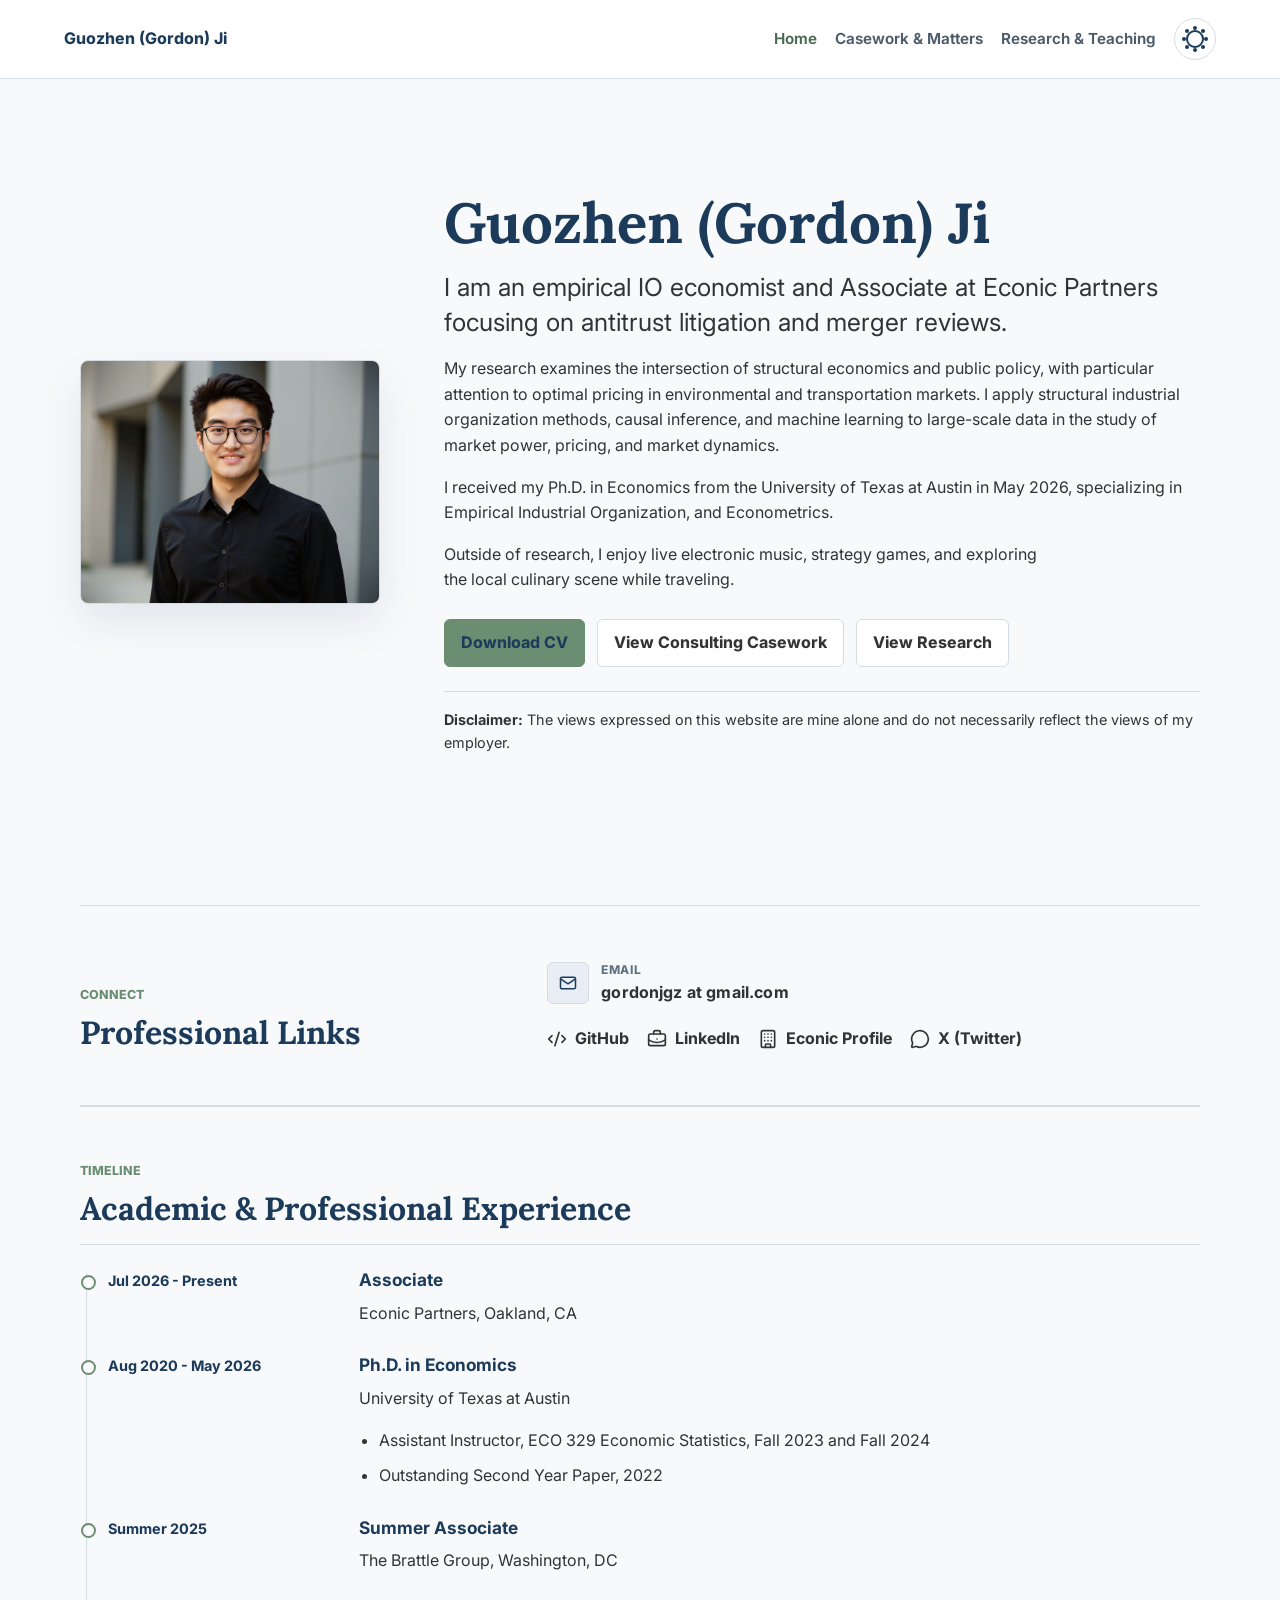
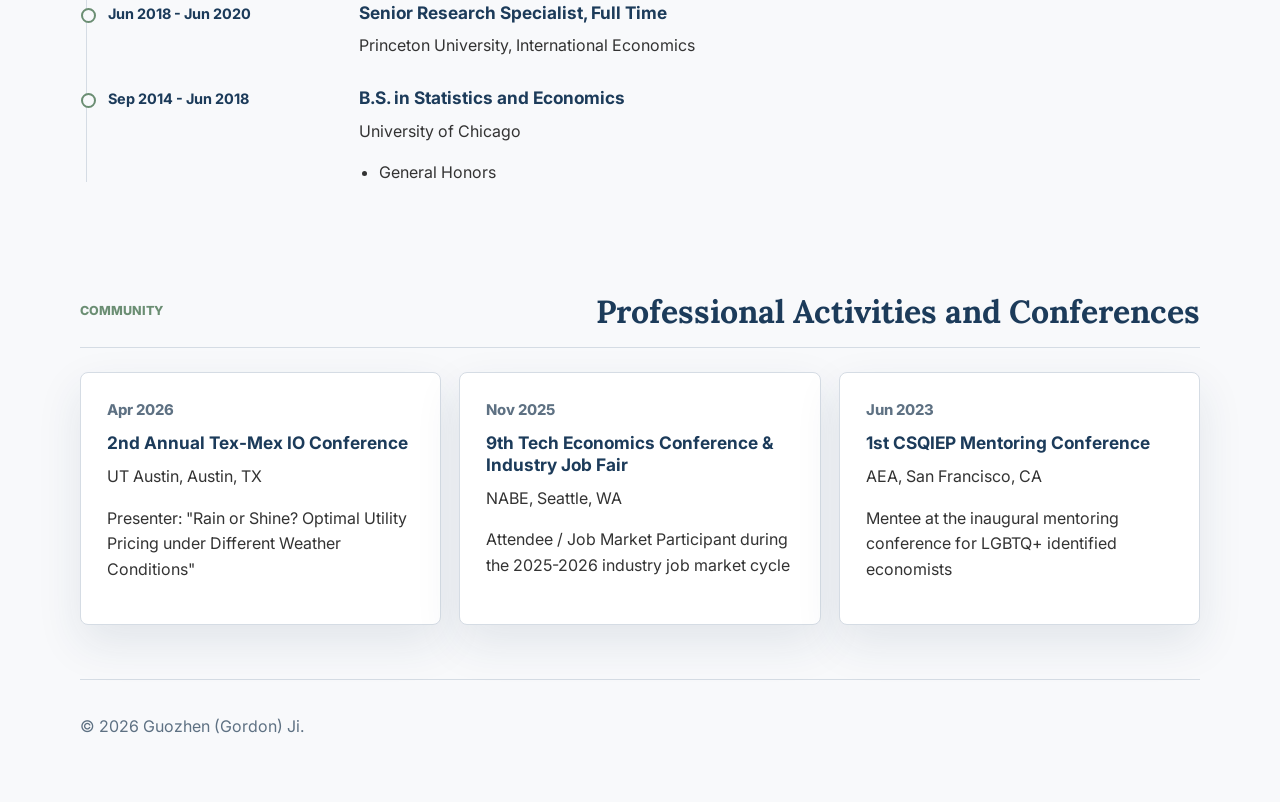
<file: index.html>
<!doctype html>
<html lang="en">
  <head>
    <meta charset="utf-8">
    <meta name="viewport" content="width=device-width, initial-scale=1">
    <title>Guozhen (Gordon) Ji</title>
    <meta name="description" content="Guozhen (Gordon) Ji, empirical IO economist working on structural economics, public policy, environmental pricing, and transportation.">
    <link rel="icon" href="assets/favicon.svg" type="image/svg+xml">
    <link rel="preconnect" href="https://fonts.googleapis.com">
    <link rel="preconnect" href="https://fonts.gstatic.com" crossorigin>
    <link href="https://fonts.googleapis.com/css2?family=Inter:wght@400;500;600;700;800&amp;family=Lora:wght@400;500;600;700&amp;display=swap" rel="stylesheet">
    <link rel="stylesheet" href="assets/styles.css?v=20261007b">
    <script src="assets/theme.js" defer></script>
  </head>
  <body>
    <header class="site-header">
      <a class="brand" href="index.html">Guozhen (Gordon) Ji</a>
      <div class="header-actions">
        <nav aria-label="Primary navigation">
          <a aria-current="page" href="index.html">Home</a>
          <a href="casework-matters.html">Casework &amp; Matters</a>
          <a href="research-teaching.html">Research &amp; Teaching</a>
        </nav>
        <button class="theme-toggle" type="button" aria-label="Switch to dark mode" title="Switch theme">
          <span class="theme-icon sun" aria-hidden="true"></span>
          <span class="theme-icon moon" aria-hidden="true"></span>
        </button>
      </div>
    </header>

    <main>
      <section class="hero">
        <figure class="hero-portrait">
          <img src="assets/gordon-ji-profile.jpg?v=202607" alt="Portrait of Guozhen (Gordon) Ji" width="1516" height="1232">
        </figure>
        <div class="hero-copy">
          <h1>Guozhen (Gordon) Ji</h1>
          <p class="lead">
            I am an empirical IO economist and Associate at Econic Partners focusing on antitrust litigation and merger reviews.
          </p>
          <p>
            My research examines the intersection of structural economics and public policy,
            with particular attention to optimal pricing in environmental and transportation
            markets. I apply structural industrial organization methods, causal inference, and
            machine learning to large-scale data in the study of market power, pricing, and
            market dynamics.
          </p>
          <p>
            I received my Ph.D. in Economics from the University of Texas at Austin in May 2026,
            specializing in Empirical Industrial Organization, and Econometrics.
          </p>
          <p class="personal-note">
            Outside of research, I enjoy live electronic music, strategy games, and exploring the
            local culinary scene while traveling.
          </p>
          <div class="actions">
            <a class="button primary" href="https://gordonjgz.github.io/personal_info/Gordon_Ji_CV.pdf" rel="noopener">Download CV</a>
            <a class="button" href="casework-matters.html">View Consulting Casework</a>
            <a class="button" href="research-teaching.html">View Research</a>
          </div>
          <p class="site-disclaimer"><strong>Disclaimer:</strong> The views expressed on this website are mine alone and do not necessarily reflect the views of my employer.</p>
        </div>
      </section>

      <section class="academic-timeline-section" aria-labelledby="timeline-heading">
        <div class="section-heading">
          <div>
            <p class="eyebrow">Timeline</p>
            <h2 id="timeline-heading">Academic &amp; Professional Experience</h2>
          </div>
        </div>
        <div class="academic-timeline">
          <article class="academic-timeline-entry">
            <p class="timeline-period">Jul 2026 - Present</p>
            <div class="timeline-organization">
              <div>
                <h3>Associate</h3>
                <p>Econic Partners, Oakland, CA</p>
              </div>
            </div>
          </article>
          <article class="academic-timeline-entry">
            <p class="timeline-period">Aug 2020 - May 2026</p>
            <div class="timeline-organization">
              <div>
                <h3>Ph.D. in Economics</h3>
                <p>University of Texas at Austin</p>
                <ul class="timeline-detail-list">
                  <li>Assistant Instructor, ECO 329 Economic Statistics, Fall 2023 and Fall 2024</li>
                  <li>Outstanding Second Year Paper, 2022</li>
                </ul>
              </div>
            </div>
          </article>
          <article class="academic-timeline-entry">
            <p class="timeline-period">Summer 2025</p>
            <div class="timeline-organization">
              <div>
                <h3>Summer Associate</h3>
                <p>The Brattle Group, Washington, DC</p>
              </div>
            </div>
          </article>
          <article class="academic-timeline-entry">
            <p class="timeline-period">Jun 2018 - Jun 2020</p>
            <div class="timeline-organization">
              <div>
                <h3>Senior Research Specialist, Full Time</h3>
                <p>Princeton University, International Economics</p>
              </div>
            </div>
          </article>
          <article class="academic-timeline-entry">
            <p class="timeline-period">Sep 2014 - Jun 2018</p>
            <div class="timeline-organization">
              <div>
                <h3>B.S. in Statistics and Economics</h3>
                <p>University of Chicago</p>
                <ul class="timeline-detail-list">
                  <li>General Honors</li>
                </ul>
              </div>
            </div>
          </article>
        </div>
      </section>

      <section class="connect-section" aria-labelledby="connect-heading">
        <div>
          <p class="eyebrow">Connect</p>
          <h2 id="connect-heading">Professional Links</h2>
        </div>
        <div class="connect-details">
          <div class="contact-method">
            <span class="contact-icon" aria-hidden="true">
              <svg viewBox="0 0 24 24" fill="none" stroke="currentColor" stroke-linecap="round" stroke-linejoin="round" stroke-width="1.8">
                <rect width="18" height="14" x="3" y="5" rx="2"></rect>
                <path d="m3 7 9 6 9-6"></path>
              </svg>
            </span>
            <div>
              <p class="contact-label">Email</p>
              <p class="obfuscated-email">gordonjgz at gmail.com</p>
            </div>
          </div>
          <div class="social-list" aria-label="Social links">
            <a class="social-link" href="https://github.com/gordonjgz" rel="me noopener" aria-label="GitHub profile" title="GitHub">
              <span class="link-icon icon-code" aria-hidden="true"></span>
              <span>GitHub</span>
            </a>
            <a class="social-link" href="https://www.linkedin.com/in/gordon-ji/" rel="me noopener" aria-label="LinkedIn profile" title="LinkedIn">
              <span class="link-icon icon-briefcase" aria-hidden="true"></span>
              <span>LinkedIn</span>
            </a>
            <a class="social-link" href="https://econicpartners.com/people/gordon-ji/" rel="me noopener" aria-label="Econic Partners profile" title="Econic Partners">
              <span class="link-icon icon-building" aria-hidden="true"></span>
              <span>Econic Profile</span>
            </a>
            <a class="social-link" href="https://x.com/guozhen_j" rel="me noopener" aria-label="X (Twitter) profile" title="X (Twitter)">
              <span class="link-icon icon-message" aria-hidden="true"></span>
              <span>X (Twitter)</span>
            </a>
          </div>
        </div>
      </section>

      <section>
        <div class="section-heading">
          <p class="eyebrow">Community</p>
          <h2>Professional Activities and Conferences</h2>
        </div>
        <div class="activity-grid">
          <article>
            <p class="date">Apr 2026</p>
            <h3>2nd Annual Tex-Mex IO Conference</h3>
            <p>UT Austin, Austin, TX</p>
            <p>Presenter: "Rain or Shine? Optimal Utility Pricing under Different Weather Conditions"</p>
          </article>
          <article>
            <p class="date">Nov 2025</p>
            <h3>9th Tech Economics Conference &amp; Industry Job Fair</h3>
            <p>NABE, Seattle, WA</p>
            <p>Attendee / Job Market Participant during the 2025-2026 industry job market cycle</p>
          </article>
          <article>
            <p class="date">Jun 2023</p>
            <h3>1st CSQIEP Mentoring Conference</h3>
            <p>AEA, San Francisco, CA</p>
            <p>Mentee at the inaugural mentoring conference for LGBTQ+ identified economists</p>
          </article>
        </div>
      </section>
    </main>

    <footer>
      <p>&copy; 2026 Guozhen (Gordon) Ji.</p>
    </footer>
  </body>
</html>
</file>
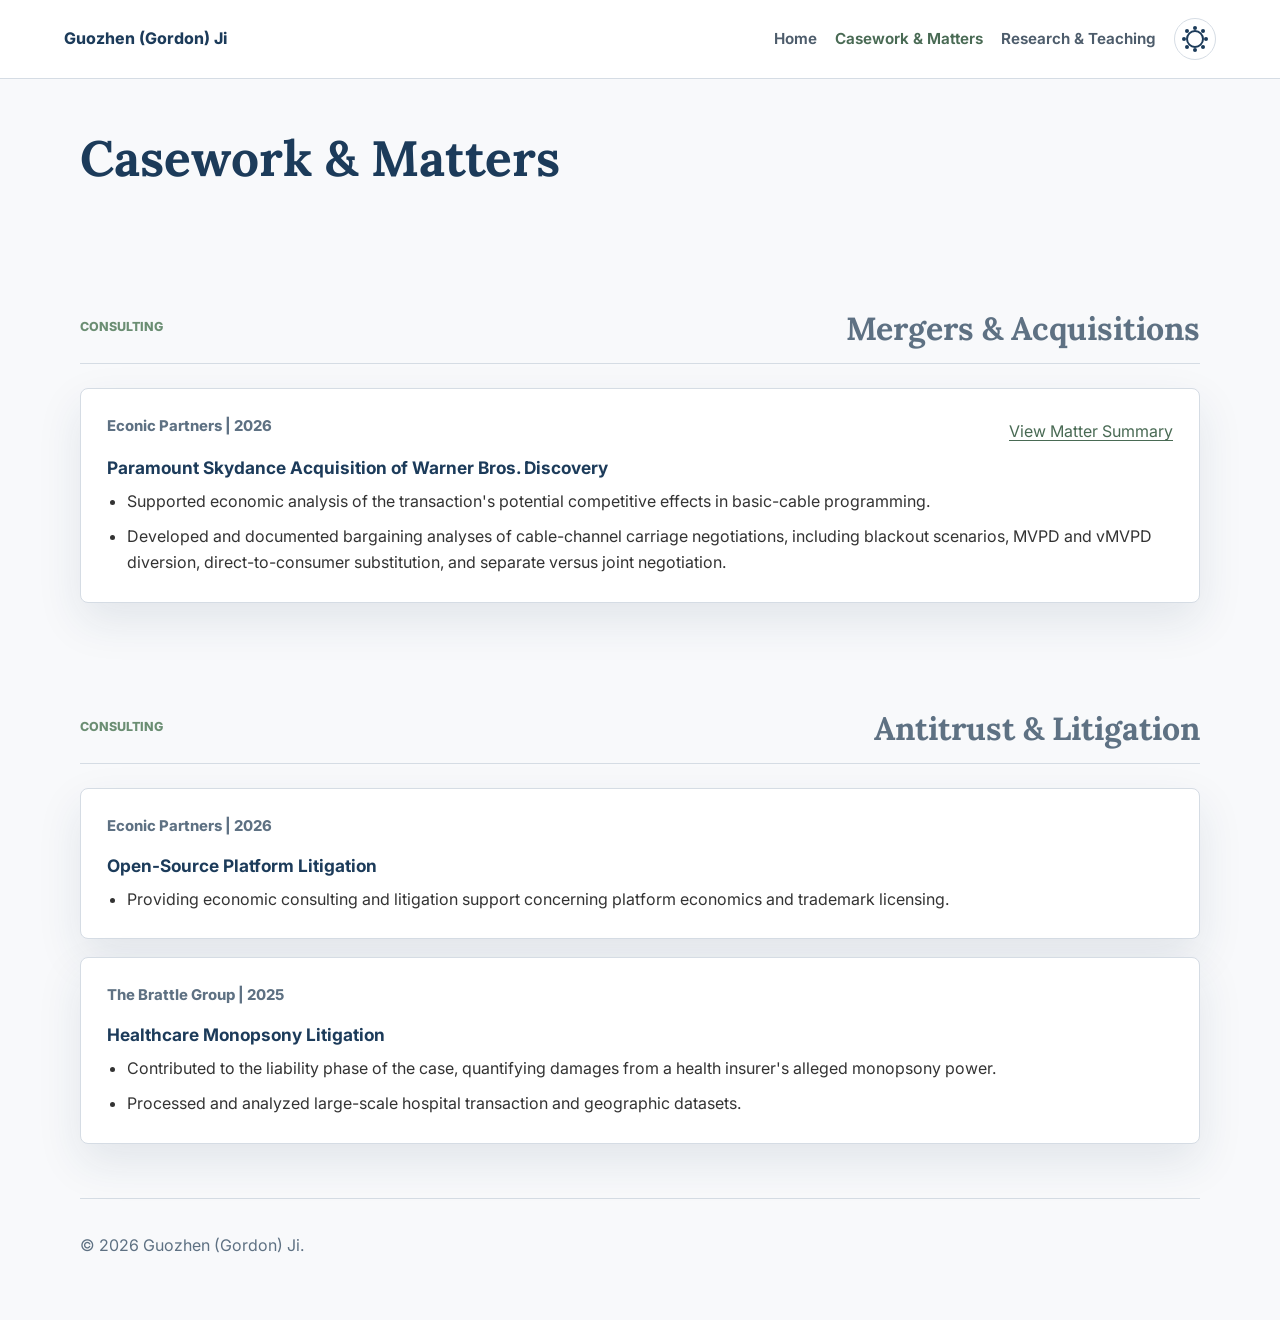
<file: casework-matters.html>
<!doctype html>
<html lang="en">
  <head>
    <meta charset="utf-8">
    <meta name="viewport" content="width=device-width, initial-scale=1">
    <title>Casework &amp; Matters | Guozhen (Gordon) Ji</title>
    <meta name="description" content="Economic consulting casework by Guozhen (Gordon) Ji in mergers and acquisitions, antitrust, and litigation.">
    <link rel="icon" href="assets/favicon.svg" type="image/svg+xml">
    <link rel="preconnect" href="https://fonts.googleapis.com">
    <link rel="preconnect" href="https://fonts.gstatic.com" crossorigin>
    <link href="https://fonts.googleapis.com/css2?family=Inter:wght@400;500;600;700;800&amp;family=Lora:wght@400;500;600;700&amp;display=swap" rel="stylesheet">
    <link rel="stylesheet" href="assets/styles.css?v=20261007b">
    <script src="assets/theme.js" defer></script>
  </head>
  <body>
    <header class="site-header">
      <a class="brand" href="index.html">Guozhen (Gordon) Ji</a>
      <div class="header-actions">
        <nav aria-label="Primary navigation">
          <a href="index.html">Home</a>
          <a aria-current="page" href="casework-matters.html">Casework &amp; Matters</a>
          <a href="research-teaching.html">Research &amp; Teaching</a>
        </nav>
        <button class="theme-toggle" type="button" aria-label="Switch to dark mode" title="Switch theme">
          <span class="theme-icon sun" aria-hidden="true"></span>
          <span class="theme-icon moon" aria-hidden="true"></span>
        </button>
      </div>
    </header>

    <main class="detail-page">
      <section class="page-title">
        <h1>Casework &amp; Matters</h1>
      </section>

      <section class="casework-section" aria-labelledby="mergers-heading">
        <div class="section-heading">
          <p class="eyebrow">Consulting</p>
          <h2 id="mergers-heading">Mergers &amp; Acquisitions</h2>
        </div>
        <article class="paper">
          <div class="paper-meta">
            <p class="date">Econic Partners | 2026</p>
            <div class="paper-links">
              <a href="https://econicpartners.com/newsroom/cases/paramount-completes-acquisition-of-warner-bros-discovery/" rel="noopener">View Matter Summary</a>
            </div>
          </div>
          <h3>Paramount Skydance Acquisition of Warner Bros. Discovery</h3>
          <ul>
            <li>Supported economic analysis of the transaction's potential competitive effects in basic-cable programming.</li>
            <li>Developed and documented bargaining analyses of cable-channel carriage negotiations, including blackout scenarios, MVPD and vMVPD diversion, direct-to-consumer substitution, and separate versus joint negotiation.</li>
          </ul>
        </article>
      </section>

      <section class="casework-section" aria-labelledby="antitrust-heading">
        <div class="section-heading">
          <p class="eyebrow">Consulting</p>
          <h2 id="antitrust-heading">Antitrust &amp; Litigation</h2>
        </div>
        <article class="paper">
          <div class="casework-firm">
            <p class="date">Econic Partners | 2026</p>
          </div>
          <h3>Open-Source Platform Litigation</h3>
          <ul>
            <li>Providing economic consulting and litigation support concerning platform economics and trademark licensing.</li>
          </ul>
        </article>
        <article class="paper">
          <div class="casework-firm">
            <p class="date">The Brattle Group | 2025</p>
          </div>
          <h3>Healthcare Monopsony Litigation</h3>
          <ul>
            <li>Contributed to the liability phase of the case, quantifying damages from a health insurer's alleged monopsony power.</li>
            <li>Processed and analyzed large-scale hospital transaction and geographic datasets.</li>
          </ul>
        </article>
      </section>
    </main>

    <footer>
      <p>&copy; 2026 Guozhen (Gordon) Ji.</p>
    </footer>
  </body>
</html>
</file>
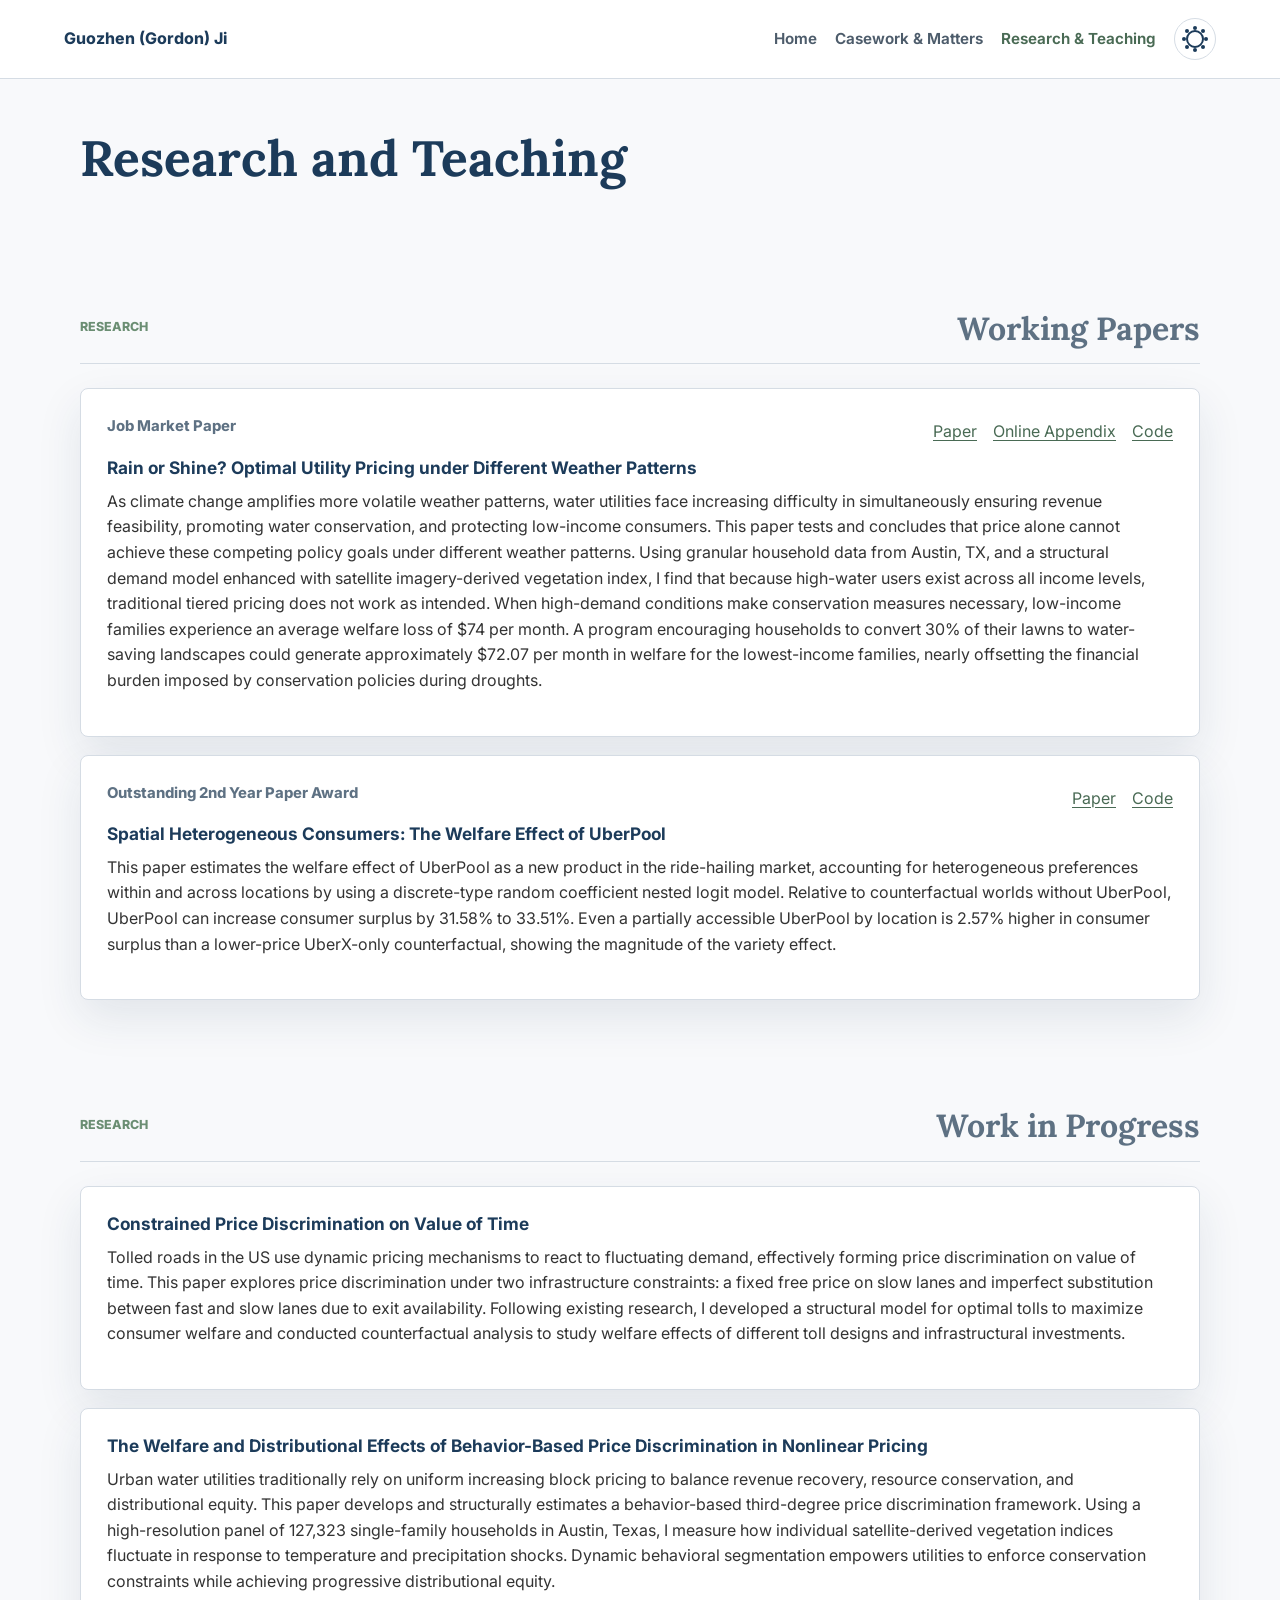
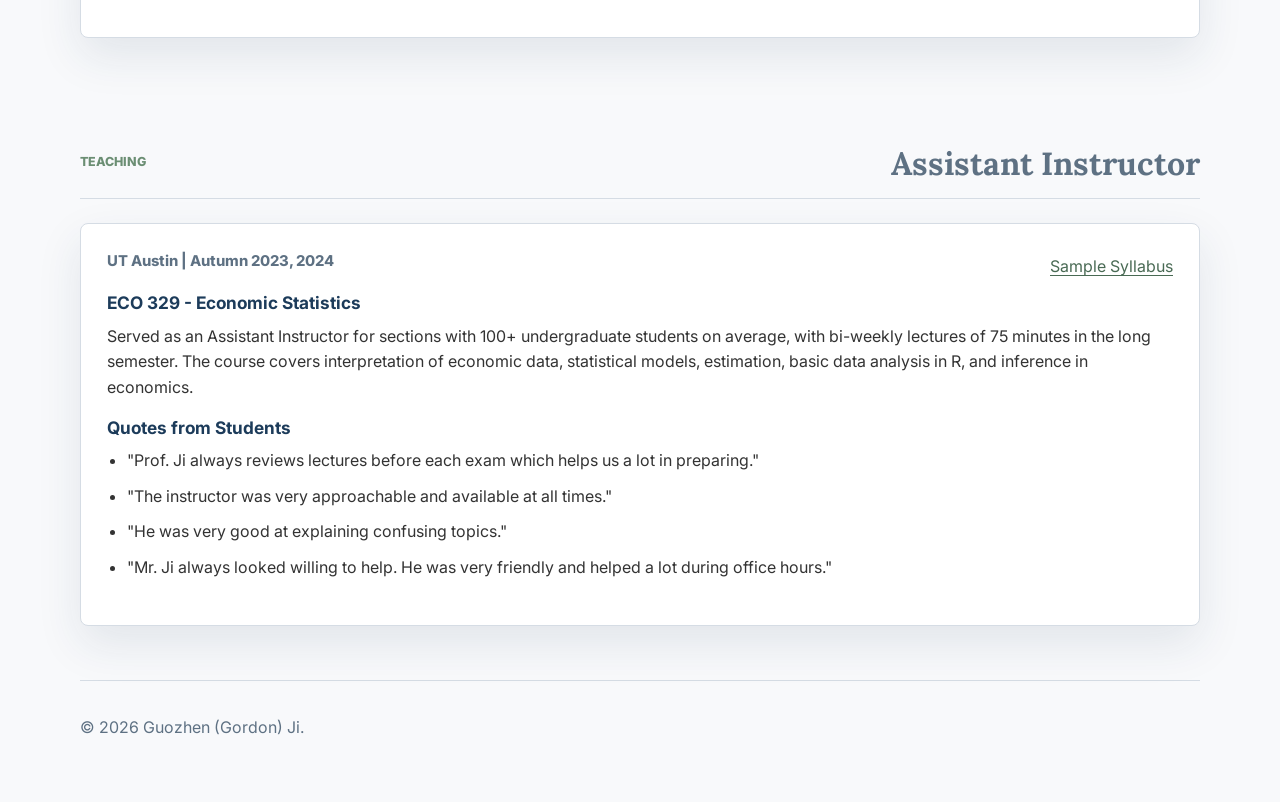
<file: research-teaching.html>
<!doctype html>
<html lang="en">
  <head>
    <meta charset="utf-8">
    <meta name="viewport" content="width=device-width, initial-scale=1">
    <title>Research &amp; Teaching | Guozhen (Gordon) Ji</title>
    <meta name="description" content="Research and teaching by Guozhen (Gordon) Ji.">
    <link rel="icon" href="assets/favicon.svg" type="image/svg+xml">
    <link rel="preconnect" href="https://fonts.googleapis.com">
    <link rel="preconnect" href="https://fonts.gstatic.com" crossorigin>
    <link href="https://fonts.googleapis.com/css2?family=Inter:wght@400;500;600;700;800&amp;family=Lora:wght@400;500;600;700&amp;display=swap" rel="stylesheet">
    <link rel="stylesheet" href="assets/styles.css?v=20261007b">
    <script src="assets/theme.js" defer></script>
  </head>
  <body>
    <header class="site-header">
      <a class="brand" href="index.html">Guozhen (Gordon) Ji</a>
      <div class="header-actions">
        <nav aria-label="Primary navigation">
          <a href="index.html">Home</a>
          <a href="casework-matters.html">Casework &amp; Matters</a>
          <a aria-current="page" href="research-teaching.html">Research &amp; Teaching</a>
        </nav>
        <button class="theme-toggle" type="button" aria-label="Switch to dark mode" title="Switch theme">
          <span class="theme-icon sun" aria-hidden="true"></span>
          <span class="theme-icon moon" aria-hidden="true"></span>
        </button>
      </div>
    </header>

    <main class="detail-page">
      <section class="page-title">
        <h1>Research and Teaching</h1>
      </section>

      <section>
        <div class="section-heading">
          <p class="eyebrow">Research</p>
          <h2>Working Papers</h2>
        </div>

        <article class="paper">
          <div class="paper-meta">
            <p class="date">Job Market Paper</p>
            <div class="paper-links">
              <a href="https://gordonjgz.github.io/water_utility_pricing/Austin_Water.pdf" rel="noopener">Paper</a>
              <a href="https://gordonjgz.github.io/water_utility_pricing/Austin_Water_Online_Appendix.pdf" rel="noopener">Online Appendix</a>
              <a href="https://github.com/gordonjgz/water_utility_pricing" rel="noopener">Code</a>
            </div>
          </div>
          <h3>Rain or Shine? Optimal Utility Pricing under Different Weather Patterns</h3>
          <p>
            As climate change amplifies more volatile weather patterns, water utilities face
            increasing difficulty in simultaneously ensuring revenue feasibility, promoting
            water conservation, and protecting low-income consumers. This paper tests and
            concludes that price alone cannot achieve these competing policy goals under
            different weather patterns. Using granular household data from Austin, TX, and a structural demand model
            enhanced with satellite imagery-derived vegetation index, I find that because
            high-water users exist across all income levels, traditional tiered pricing does
            not work as intended. When high-demand conditions make conservation measures necessary, low-income
            families experience an average welfare loss of $74 per month. A program
            encouraging households to convert 30% of their lawns to water-saving landscapes
            could generate approximately $72.07 per month in welfare for the lowest-income
            families, nearly offsetting the financial burden imposed by conservation policies
            during droughts.
          </p>
        </article>

        <article class="paper">
          <div class="paper-meta">
            <p class="date">Outstanding 2nd Year Paper Award</p>
            <div class="paper-links">
              <a href="https://gordonjgz.github.io/uber_new_product/Ji_2yp_revision.pdf" rel="noopener">Paper</a>
              <a href="https://github.com/gordonjgz/uber_new_product" rel="noopener">Code</a>
            </div>
          </div>
          <h3>Spatial Heterogeneous Consumers: The Welfare Effect of UberPool</h3>
          <p>
            This paper estimates the welfare effect of UberPool as a new product in the
            ride-hailing market, accounting for heterogeneous preferences within and across
            locations by using a discrete-type random coefficient nested logit model. Relative to counterfactual worlds without UberPool, UberPool can increase
            consumer surplus by 31.58% to 33.51%. Even a partially accessible UberPool by
            location is 2.57% higher in consumer surplus than a lower-price UberX-only
            counterfactual, showing the magnitude of the variety effect.
          </p>
        </article>
      </section>

      <section>
        <div class="section-heading">
          <p class="eyebrow">Research</p>
          <h2>Work in Progress</h2>
        </div>

        <article class="paper">
          <h3>Constrained Price Discrimination on Value of Time</h3>
          <p>
            Tolled roads in the US use dynamic pricing mechanisms to react to fluctuating
            demand, effectively forming price discrimination on value of time. This paper
            explores price discrimination under two infrastructure constraints: a fixed free
            price on slow lanes and imperfect substitution between fast and slow lanes due to
            exit availability. Following existing research, I developed a structural model for optimal tolls to
            maximize consumer welfare and conducted counterfactual analysis to study welfare
            effects of different toll designs and infrastructural investments.
          </p>
        </article>

        <article class="paper">
          <h3>The Welfare and Distributional Effects of Behavior-Based Price Discrimination in Nonlinear Pricing</h3>
          <p>
            Urban water utilities traditionally rely on uniform increasing block pricing to
            balance revenue recovery, resource conservation, and distributional equity. This
            paper develops and structurally estimates a behavior-based third-degree price
            discrimination framework. Using a high-resolution panel of 127,323 single-family households in Austin,
            Texas, I measure how individual satellite-derived vegetation indices fluctuate in
            response to temperature and precipitation shocks. Dynamic behavioral segmentation
            empowers utilities to enforce conservation constraints while achieving progressive
            distributional equity.
          </p>
        </article>
      </section>

      <section>
        <div class="section-heading">
          <p class="eyebrow">Teaching</p>
          <h2>Assistant Instructor</h2>
        </div>
        <article class="paper">
          <div class="paper-meta">
            <p class="date">UT Austin | Autumn 2023, 2024</p>
            <div class="paper-links">
              <a href="https://gordonjgz.github.io/personal_info/teaching/Syllabus_Fa24_ECO_329.pdf" rel="noopener">Sample Syllabus</a>
            </div>
          </div>
          <h3>ECO 329 - Economic Statistics</h3>
          <p>
            Served as an Assistant Instructor for sections with 100+ undergraduate students
            on average, with bi-weekly lectures of 75 minutes in the long semester. The
            course covers interpretation of economic data, statistical models, estimation,
            basic data analysis in R, and inference in economics.
          </p>
          <h3>Quotes from Students</h3>
          <ul class="quotes">
            <li>"Prof. Ji always reviews lectures before each exam which helps us a lot in preparing."</li>
            <li>"The instructor was very approachable and available at all times."</li>
            <li>"He was very good at explaining confusing topics."</li>
            <li>"Mr. Ji always looked willing to help. He was very friendly and helped a lot during office hours."</li>
          </ul>
        </article>
      </section>
    </main>

    <footer>
      <p>&copy; 2026 Guozhen (Gordon) Ji.</p>
    </footer>
  </body>
</html>
</file>
<file: assets/styles.css>
:root {
  color-scheme: light;
  --ink: #333333;
  --heading: #1c3b5a;
  --muted: #5e7183;
  --paper: #f8f9fb;
  --panel: #ffffff;
  --line: #d5dce4;
  --accent: #6b8e73;
  --accent-dark: #496a54;
  --warm: #6b8e73;
  --soft: #e8eef4;
  --shadow: 0 18px 45px rgba(28, 59, 90, 0.1);
  --header-bg: rgba(255, 255, 255, 0.94);
  --header-ink: #1c3b5a;
  --header-muted: #4d5c6b;
  --header-line: #d5dce4;
  --header-button-bg: #ffffff;
  --button-bg: #ffffff;
  --hero-filter: none;
}

:root[data-theme="dark"] {
  color-scheme: dark;
  --ink: #f4f2ed;
  --heading: #f4f2ed;
  --muted: #b9b9b9;
  --paper: #121212;
  --panel: #1e1e1e;
  --line: #363636;
  --accent: #92ab97;
  --accent-dark: #c2d2c4;
  --warm: #92ab97;
  --soft: #262626;
  --shadow: 0 18px 45px rgba(0, 0, 0, 0.34);
  --header-bg: rgba(30, 30, 30, 0.97);
  --header-ink: #f4f2ed;
  --header-muted: #c4c4c4;
  --header-line: #3e3e3e;
  --header-button-bg: #292929;
  --button-bg: #1e1e1e;
  --hero-filter: saturate(0.9) brightness(0.86);
}

@media (prefers-color-scheme: dark) {
  :root:not([data-theme="light"]) {
    color-scheme: dark;
    --ink: #f4f2ed;
    --heading: #f4f2ed;
    --muted: #b9b9b9;
    --paper: #121212;
    --panel: #1e1e1e;
    --line: #363636;
    --accent: #92ab97;
    --accent-dark: #c2d2c4;
    --warm: #92ab97;
    --soft: #262626;
    --shadow: 0 18px 45px rgba(0, 0, 0, 0.34);
    --header-bg: rgba(30, 30, 30, 0.97);
    --header-ink: #f4f2ed;
    --header-muted: #c4c4c4;
    --header-line: #3e3e3e;
    --header-button-bg: #292929;
    --button-bg: #1e1e1e;
    --hero-filter: saturate(0.9) brightness(0.86);
  }
}

* {
  box-sizing: border-box;
}

body {
  margin: 0;
  background: var(--paper);
  color: var(--ink);
  font-family: Inter, ui-sans-serif, system-ui, -apple-system, BlinkMacSystemFont, "Segoe UI", sans-serif;
  line-height: 1.6;
  transition: background-color 180ms ease, color 180ms ease;
}

a {
  color: var(--accent-dark);
  text-underline-offset: 0.18em;
}

.site-header {
  position: sticky;
  top: 0;
  z-index: 10;
  display: flex;
  align-items: center;
  justify-content: space-between;
  gap: 24px;
  padding: 18px clamp(20px, 5vw, 64px);
  background: var(--header-bg);
  border-bottom: 1px solid var(--header-line);
  backdrop-filter: blur(14px);
}

.brand {
  color: var(--header-ink);
  font-weight: 760;
  text-decoration: none;
}

nav {
  display: flex;
  flex-wrap: wrap;
  gap: 10px 18px;
  justify-content: flex-end;
}

.header-actions {
  display: flex;
  align-items: center;
  justify-content: flex-end;
  gap: 18px;
}

nav a {
  color: var(--header-muted);
  font-size: 0.95rem;
  font-weight: 650;
  text-decoration: none;
}

nav a[aria-current="page"] {
  color: var(--accent-dark);
}

.theme-toggle {
  position: relative;
  display: inline-grid;
  width: 42px;
  height: 42px;
  flex: 0 0 auto;
  place-items: center;
  border: 1px solid var(--header-line);
  border-radius: 999px;
  background: var(--header-button-bg);
  color: var(--header-ink);
  cursor: pointer;
}

.theme-toggle:focus-visible {
  outline: 3px solid color-mix(in srgb, var(--accent) 55%, transparent);
  outline-offset: 3px;
}

.theme-icon {
  position: absolute;
  display: block;
  width: 18px;
  height: 18px;
  transition: opacity 160ms ease, transform 160ms ease;
}

.theme-icon.sun {
  border: 2px solid currentColor;
  border-radius: 999px;
  box-shadow: 0 -11px 0 -7px currentColor, 0 11px 0 -7px currentColor, 11px 0 0 -7px currentColor, -11px 0 0 -7px currentColor, 8px 8px 0 -7px currentColor, -8px -8px 0 -7px currentColor, 8px -8px 0 -7px currentColor, -8px 8px 0 -7px currentColor;
}

.theme-icon.moon {
  border-radius: 999px;
  box-shadow: -5px 0 0 1px currentColor;
  opacity: 0;
  transform: translateX(5px) rotate(-25deg);
}

:root[data-theme="dark"] .theme-icon.sun {
  opacity: 0;
  transform: rotate(45deg) scale(0.8);
}

:root[data-theme="dark"] .theme-icon.moon {
  opacity: 1;
  transform: translateX(3px) rotate(-25deg);
}

main {
  width: min(1120px, calc(100% - 40px));
  margin: 0 auto;
  display: flex;
  flex-direction: column;
}

section {
  padding: 54px 0;
}

.hero {
  display: grid;
  grid-template-columns: minmax(210px, 300px) minmax(0, 1fr);
  gap: clamp(28px, 5vw, 64px);
  align-items: center;
  min-height: calc(100vh - 74px);
  padding-top: 34px;
  order: 0;
}

.hero-copy {
  min-width: 0;
  max-width: none;
}

.eyebrow {
  margin: 0 0 10px;
  color: var(--warm);
  font-size: 0.78rem;
  font-weight: 800;
  letter-spacing: 0;
  text-transform: uppercase;
}

h1,
h2,
h3,
p {
  overflow-wrap: anywhere;
}

h1 {
  margin: 0 0 18px;
  max-width: 850px;
  font-family: Lora, Georgia, "Times New Roman", serif;
  font-size: clamp(2.5rem, 6vw, 4.35rem);
  line-height: 1.02;
  letter-spacing: 0;
  color: var(--heading);
}

.hero h1 {
  font-size: clamp(2.5rem, 4.4vw, 3.75rem);
  white-space: nowrap;
}

.page-title h1 {
  max-width: 1050px;
  font-size: clamp(2.1rem, 4vw, 3.1rem);
  line-height: 1.04;
}

h2 {
  margin: 0;
  font-family: Lora, Georgia, "Times New Roman", serif;
  color: var(--heading);
  font-size: clamp(1.45rem, 2.6vw, 2rem);
  line-height: 1.15;
}

h3 {
  margin: 0 0 10px;
  color: var(--heading);
  font-size: 1.08rem;
  line-height: 1.25;
}

p {
  margin: 0 0 16px;
}

.lead {
  color: var(--ink);
  font-size: clamp(1.24rem, 2.2vw, 1.55rem);
  line-height: 1.42;
}

.personal-note {
  max-width: 60ch;
  color: var(--ink);
}

.actions,
.link-row {
  display: flex;
  flex-wrap: wrap;
  gap: 12px;
  margin-top: 26px;
}

.site-disclaimer {
  margin: 24px 0 0;
  padding: 16px 0;
  border-top: 1px solid var(--line);
  color: var(--ink);
  font-size: 0.9rem;
}

.button,
.link-row a {
  display: inline-flex;
  align-items: center;
  min-height: 42px;
  padding: 10px 16px;
  border: 1px solid var(--line);
  border-radius: 6px;
  background: var(--panel);
  color: var(--ink);
  font-weight: 750;
  text-decoration: none;
}

.button.primary {
  border-color: var(--accent);
  background: var(--accent);
  color: #1c3b5a;
}

.hero-portrait {
  margin: 0;
  justify-self: start;
  width: min(100%, 300px);
}

.hero-portrait img {
  display: block;
  width: 100%;
  height: auto;
  aspect-ratio: 1516 / 1232;
  object-fit: cover;
  object-position: 50% 42%;
  border: 1px solid var(--line);
  border-radius: 8px;
  box-shadow: var(--shadow);
  filter: var(--hero-filter);
}

.academic-timeline-section {
  order: 2;
  border-top: 1px solid var(--line);
}

.academic-timeline-section .section-heading {
  justify-content: flex-start;
}

.academic-timeline {
  position: relative;
  display: grid;
  gap: 0;
  max-width: 880px;
  padding-left: 28px;
}

.academic-timeline::before {
  position: absolute;
  top: 4px;
  bottom: 4px;
  left: 6px;
  width: 1px;
  background: var(--line);
  content: "";
}

.academic-timeline-entry {
  position: relative;
  display: grid;
  grid-template-columns: minmax(170px, 0.38fr) minmax(0, 1fr);
  gap: 22px;
  padding: 0 0 28px;
}

.academic-timeline-entry:last-child {
  padding-bottom: 0;
}

.academic-timeline-entry::before {
  position: absolute;
  top: 6px;
  left: -27px;
  width: 11px;
  height: 11px;
  border: 2px solid var(--accent);
  border-radius: 999px;
  background: var(--paper);
  content: "";
}

.timeline-period {
  margin: 0;
  color: var(--heading);
  font-size: 0.9rem;
  font-weight: 720;
}

.academic-timeline-entry p:not(.timeline-period) {
  margin: 0;
}

.timeline-organization {
  min-width: 0;
}

.timeline-detail-list {
  margin-top: 16px;
}

.connect-section {
  order: 1;
  display: grid;
  grid-template-columns: minmax(0, 0.8fr) minmax(0, 1.2fr);
  gap: 32px;
  align-items: end;
  border-top: 1px solid var(--line);
  border-bottom: 1px solid var(--line);
}

.connect-details {
  display: flex;
  flex-wrap: wrap;
  align-items: center;
  gap: 20px 32px;
  justify-content: flex-start;
}

.contact-method {
  display: flex;
  align-items: center;
  gap: 12px;
}

.contact-icon {
  display: grid;
  width: 42px;
  height: 42px;
  flex: 0 0 auto;
  place-items: center;
  border: 1px solid var(--line);
  border-radius: 6px;
  background: var(--soft);
  color: var(--heading);
}

.contact-icon svg {
  width: 20px;
  height: 20px;
}

.contact-label {
  margin: 0 0 1px;
  color: var(--muted);
  font-size: 0.75rem;
  font-weight: 760;
  letter-spacing: 0.05em;
  text-transform: uppercase;
}

.obfuscated-email {
  margin: 0;
  color: var(--ink);
  font-weight: 720;
  letter-spacing: 0.01em;
}

.social-list {
  display: flex;
  flex-wrap: wrap;
  gap: 18px;
  align-items: center;
}

.social-link {
  display: inline-flex;
  gap: 8px;
  align-items: center;
  color: var(--ink);
  font-weight: 720;
  text-decoration: none;
}

.link-icon {
  display: inline-block;
  width: 20px;
  height: 20px;
  flex: 0 0 auto;
  background: currentColor;
  mask: var(--link-icon) center / contain no-repeat;
  -webkit-mask: var(--link-icon) center / contain no-repeat;
}

.icon-code {
  --link-icon: url("icons/code-xml.svg");
}

.icon-briefcase {
  --link-icon: url("icons/briefcase-business.svg");
}

.icon-building {
  --link-icon: url("icons/building.svg");
}

.icon-message {
  --link-icon: url("icons/message-circle.svg");
}

.social-link:hover,
.social-link:focus-visible {
  color: var(--accent-dark);
}

.social-link:focus-visible {
  outline: 3px solid color-mix(in srgb, var(--accent) 55%, transparent);
  outline-offset: 4px;
}

.section-heading {
  display: flex;
  align-items: end;
  justify-content: space-between;
  gap: 20px;
  margin-bottom: 24px;
  padding-bottom: 16px;
  border-bottom: 1px solid var(--line);
}

main > section:not(.hero):not(.connect-section):not(.academic-timeline-section) {
  order: 3;
}

.paper,
.activity-grid article {
  padding: 26px;
  border: 1px solid var(--line);
  border-radius: 8px;
  background: var(--panel);
  box-shadow: var(--shadow);
}

.date {
  margin: 0 0 10px;
  color: var(--muted);
  font-size: 0.93rem;
  font-weight: 760;
}

ul {
  margin: 0;
  padding-left: 1.25rem;
}

li + li {
  margin-top: 10px;
}

.activity-grid {
  display: grid;
  grid-template-columns: repeat(3, minmax(0, 1fr));
  gap: 18px;
}

.paper + .paper {
  margin-top: 18px;
}

.detail-page .section-heading h2 {
  color: var(--muted);
  margin-left: auto;
  text-align: right;
}

.casework-firm {
  display: flex;
  align-items: center;
  gap: 12px;
  margin-bottom: 16px;
}

.casework-firm .date {
  margin: 0;
}

.paper-meta {
  display: flex;
  align-items: center;
  justify-content: space-between;
  gap: 14px;
  margin-bottom: 8px;
}

.paper-links {
  display: flex;
  flex-wrap: wrap;
  gap: 10px 16px;
  justify-content: flex-end;
}

.quotes {
  margin-bottom: 18px;
}

footer {
  width: min(1120px, calc(100% - 40px));
  margin: 0 auto;
  padding: 34px 0 46px;
  color: var(--muted);
  border-top: 1px solid var(--line);
}

@media (max-width: 820px) {
  .site-header,
  .hero,
  .connect-section {
    display: block;
  }

  nav {
    justify-content: flex-start;
    margin-top: 12px;
  }

  .header-actions {
    justify-content: space-between;
    margin-top: 12px;
  }

  .header-actions nav {
    margin-top: 0;
  }

  .hero {
    min-height: 0;
  }

  .hero h1 {
    white-space: normal;
  }

  .hero-portrait {
    margin-bottom: 28px;
    width: min(100%, 260px);
  }

  .section-heading {
    display: block;
  }

  .academic-timeline-entry {
    grid-template-columns: 1fr;
    gap: 5px;
  }

  .paper-meta {
    flex-wrap: wrap;
  }

  .paper-links {
    margin-left: auto;
  }

  .connect-details {
    margin-top: 20px;
  }

  .activity-grid {
    grid-template-columns: 1fr;
  }
}

@media (max-width: 520px) {
  main,
  footer {
    width: min(100% - 28px, 1120px);
  }

  .site-header {
    padding: 16px 14px;
  }

  section {
    padding: 38px 0;
  }

  .paper,
  .activity-grid article {
    padding: 20px;
  }
}
</file>
